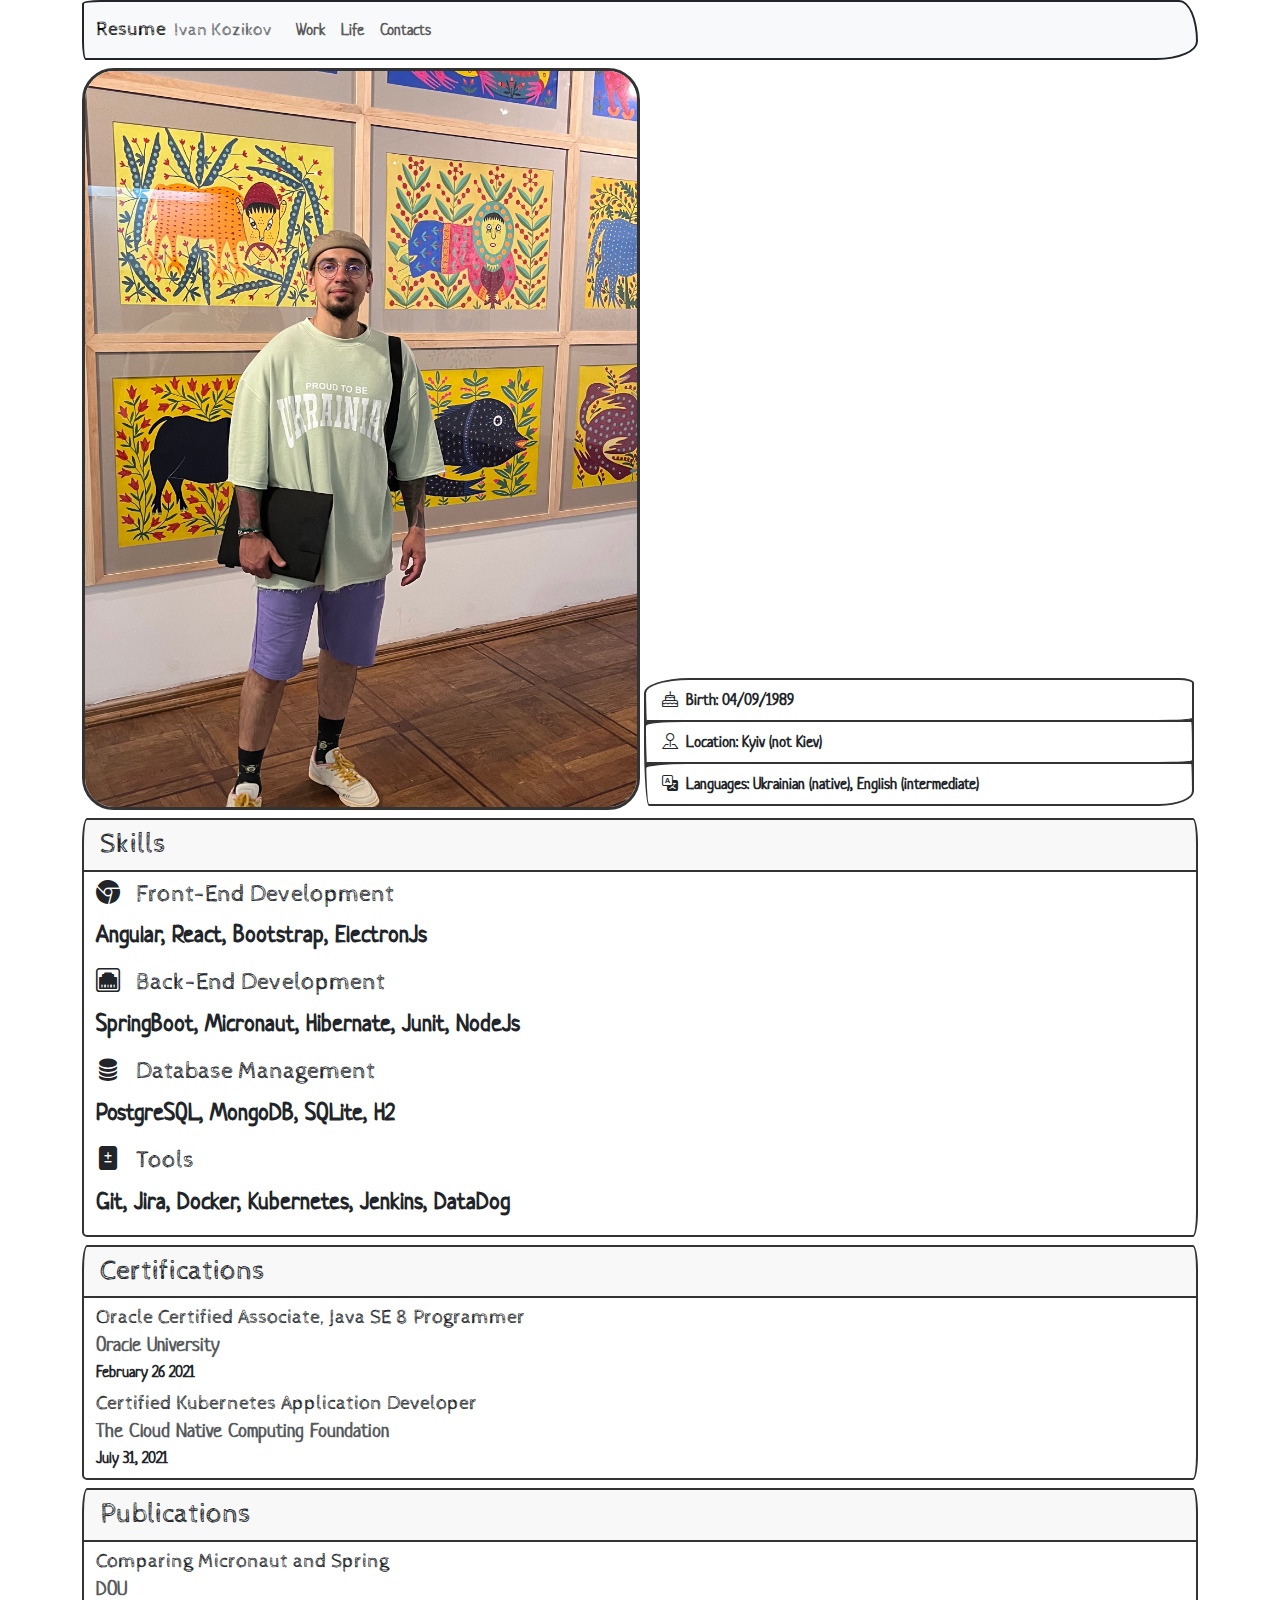
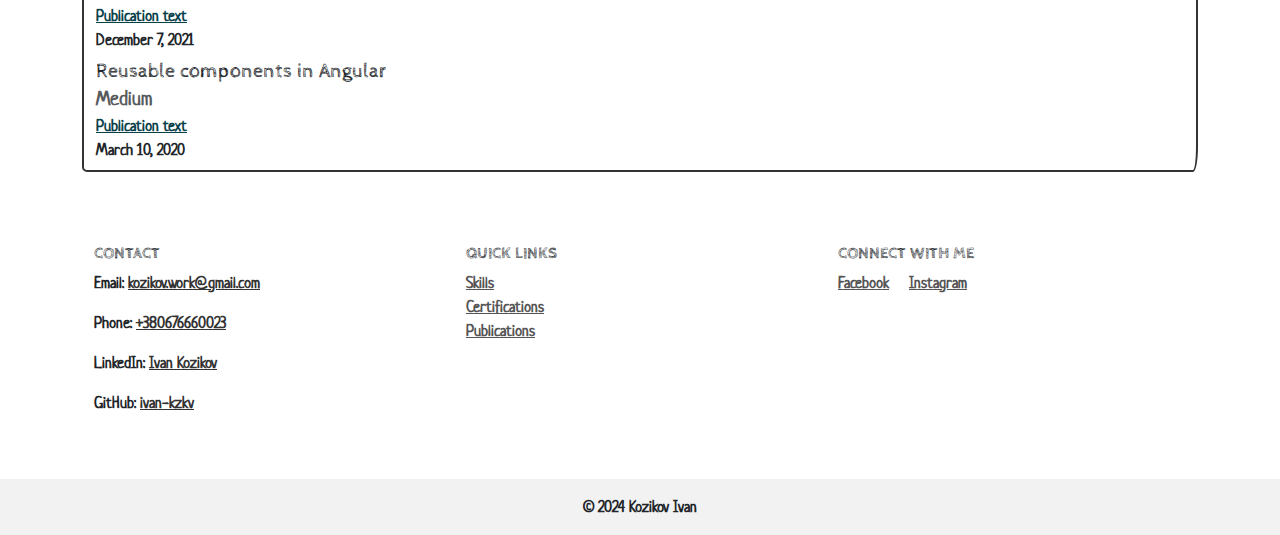
<file: index.html>
<!doctype html>
<html lang="en">
<head>
    <meta charset="UTF-8">
    <meta name="viewport"
          content="width=device-width, user-scalable=no, initial-scale=1.0, maximum-scale=1.0, minimum-scale=1.0">
    <meta http-equiv="X-UA-Compatible" content="ie=edge">
    <title>Resume</title>
    <link rel="stylesheet" href="./css/bootstrap.min.css">
    <link rel="stylesheet" href="./css/main.css">
    <link rel="stylesheet" href="https://cdn.jsdelivr.net/npm/bootstrap-icons@1.11.3/font/bootstrap-icons.min.css">
</head>
<body>
<header>
    <div class="container-md">
        <nav class="navbar navbar-expand-md bg-body-tertiary">
            <div class="container-fluid">
                <a class="navbar-brand" href="./index.html">Resume<small class="text-body-secondary ms-2">Ivan Kozikov</small></a>
                <button class="navbar-toggler"
                        type="button" data-bs-toggle="collapse"
                        data-bs-target="#navbarColor04"
                        aria-controls="navbarColor04" aria-expanded="false"
                        aria-label="Toggle navigation">
                    <span class="navbar-toggler-icon"></span>
                </button>
                <div class="collapse navbar-collapse" id="navbarColor04">
                    <ul class="navbar-nav me-auto">
                        <li class="nav-item">
                            <a class="nav-link" href="./pages/work.html" target="_self">Work</a>
                        </li>
                        <li class="nav-item">
                            <a class="nav-link" href="./pages/life.html" target="_self">Life</a>
                        </li>
                        <li class="nav-item">
                            <a class="nav-link" href="./pages/contact.html" target="_self">Contacts</a>
                        </li>
                    </ul>
                </div>
            </div>
        </nav>
    </div>

</header>
<main>
    <section class="container-md d-flex flex-wrap profile my-2">
        <div class="col-4 col-md-6 profile__img border border-primary rounded-5 mx-auto border-3">
            <img src="./assets/IMG_7956.jpg" alt="profile image" class="float-start w-100">
        </div>
        <div class="col-12 col-md-6 profile__info p-1 align-content-end">
            <ul class="list-group">
                <li class="list-group-item"><i class="bi bi-cake me-2"></i>Birth: 04/09/1989</li>
                <li class="list-group-item"><i class="bi bi-pin-map me-2"></i>Location: Kyiv (not Kiev)</li>
                <li class="list-group-item"><i class="bi bi-translate me-2"></i>Languages: Ukrainian (native), English (intermediate)</li>
            </ul>
        </div>
    </section>
    <section class="container-md my-2" id="skills">
        <div class="card border border-primary">
            <h3 class="card-header">Skills</h3>
            <div class="container-fluid">
                <div class="my-2">
                    <h4><i class="bi bi-browser-chrome me-3"></i>Front-End Development</h4>
                    <p class="fs-4">Angular, React, Bootstrap, ElectronJs</p>
                </div>
                <div class="my-2">
                    <h4><i class="bi bi-ethernet me-3"></i>Back-End Development</h4>
                    <p class="fs-4">SpringBoot, Micronaut, Hibernate, Junit, NodeJs</p>
                </div>
                <div class="my-2">
                    <h4><i class="bi bi-database-fill me-3"></i>Database Management</h4>
                    <p class="fs-4">PostgreSQL, MongoDB, SQLite, H2</p>
                </div>
                <div class="my-2">
                    <h4><i class="bi bi-file-diff-fill me-3"></i>Tools</h4>
                    <p class="fs-4">Git, Jira, Docker, Kubernetes, Jenkins, DataDog</p>
                </div>
            </div>
        </div>
    </section>
    <section class="container-md my-2" id="certifications">
        <div class="card border border-primary">
            <h3 class="card-header">Certifications</h3>
            <div class="container-fluid">
                <div class="my-2">
                    <h5 class="my-0">Oracle Certified Associate, Java SE 8 Programmer</h5>
                    <p class="fs-5 text-body-secondary my-0">Oracle University</p>
                    <time>February 26 2021</time>
                </div>

                <div class="my-2">
                    <h5 class="my-0">Certified Kubernetes Application Developer</h5>
                    <p class="fs-5 text-body-secondary my-0">The Cloud Native Computing Foundation</p>
                    <time>July 31, 2021</time>
                </div>

            </div>
        </div>
    </section>
    <section class="container-md my-2">
        <div class="card border border-primary" id="publications">
            <h3 class="card-header">Publications</h3>
            <div class="container-fluid">
                <div class="my-2">
                    <h5 class="my-0">Comparing Micronaut and Spring</h5>
                    <p class="fs-5 text-body-secondary my-0">DOU</p>
                    <a href="https://dou.ua/forums/topic/35583/" target="_blank" class="d-block text-info-emphasis">Publication text</a>
                    <time class="fs-6">December 7, 2021</time>
                </div>

                <div class="my-2">
                    <h5 class="my-0">Reusable components in Angular</h5>
                    <p class="fs-5 text-body-secondary my-0">Medium</p>
                    <a href="https://medium.com/@kozikov.work/save-your-time-and-code-with-
                    reusable-components-and-injectiontoken-in-angular-c1c1d377258d" target="_blank" class="d-block text-info-emphasis">Publication text</a>
                    <time class="fs-6">March 10, 2020</time>
                </div>
            </div>
        </div>
    </section>
</main>
<footer class="bg-light text-center text-lg-start mt-5">
    <div class="container p-4">
        <div class="row">
            <div class="col-lg-4 col-md-6 mb-4">
                <h6 class="text-uppercase fw-bold">Contact</h6>
                <p>Email: <a href="mailto:kozikov.work@gmail.com">kozikov.work@gmail.com</a></p>
                <p>Phone: <a href="tel:+380676660023">+380676660023</a></p>
                <p>LinkedIn: <a href="https://www.linkedin.com/in/ivan-kozikov-3916859b/" target="_blank">Ivan Kozikov</a></p>
                <p>GitHub: <a href="https://github.com/ivan-kzkv" target="_blank">ivan-kzkv</a></p>
            </div>
            <div class="col-lg-4 col-md-6 mb-4">
                <h6 class="text-uppercase fw-bold">Quick Links</h6>
                <ul class="list-unstyled">
                    <li><a href="#skills" class="text-dark">Skills</a></li>
                    <li><a href="#certifications" class="text-dark">Certifications</a></li>
                    <li><a href="#publications" class="text-dark">Publications</a></li>
                </ul>
            </div>
            <div class="col-lg-4 col-md-12 mb-4">
                <h6 class="text-uppercase fw-bold">Connect with Me</h6>
                <a href="https://www.facebook.com/ivan.kozikov.7/?locale=uk_UA" target="_blank" class="text-dark me-3"><i class="fab fa-facebook"></i> Facebook</a>
                <a href="https://www.instagram.com/ivan_kzkv/" target="_blank" class="text-dark"><i class="fab fa-instagram"></i> Instagram</a>
            </div>
        </div>
    </div>
    <!-- Footer Bottom -->
    <div class="text-center p-3" style="background-color: rgba(0, 0, 0, 0.05);">
        © 2024 Kozikov Ivan
    </div>
</footer>
<script src="./js/bootstrap.min.js"></script>
</body>
</html>
</file>
<file: css/main.css>
.profile__img {
    overflow: hidden;
}

.profile__img img {
    transform: scale(2.5);
    object-fit: cover;
    transform-origin: center;
}

@media screen and (min-width: 768px) {
    .profile__img img {
        transform: scale(1.5);
        object-fit: cover;
        transform-origin: center;
    }
}
</file>
